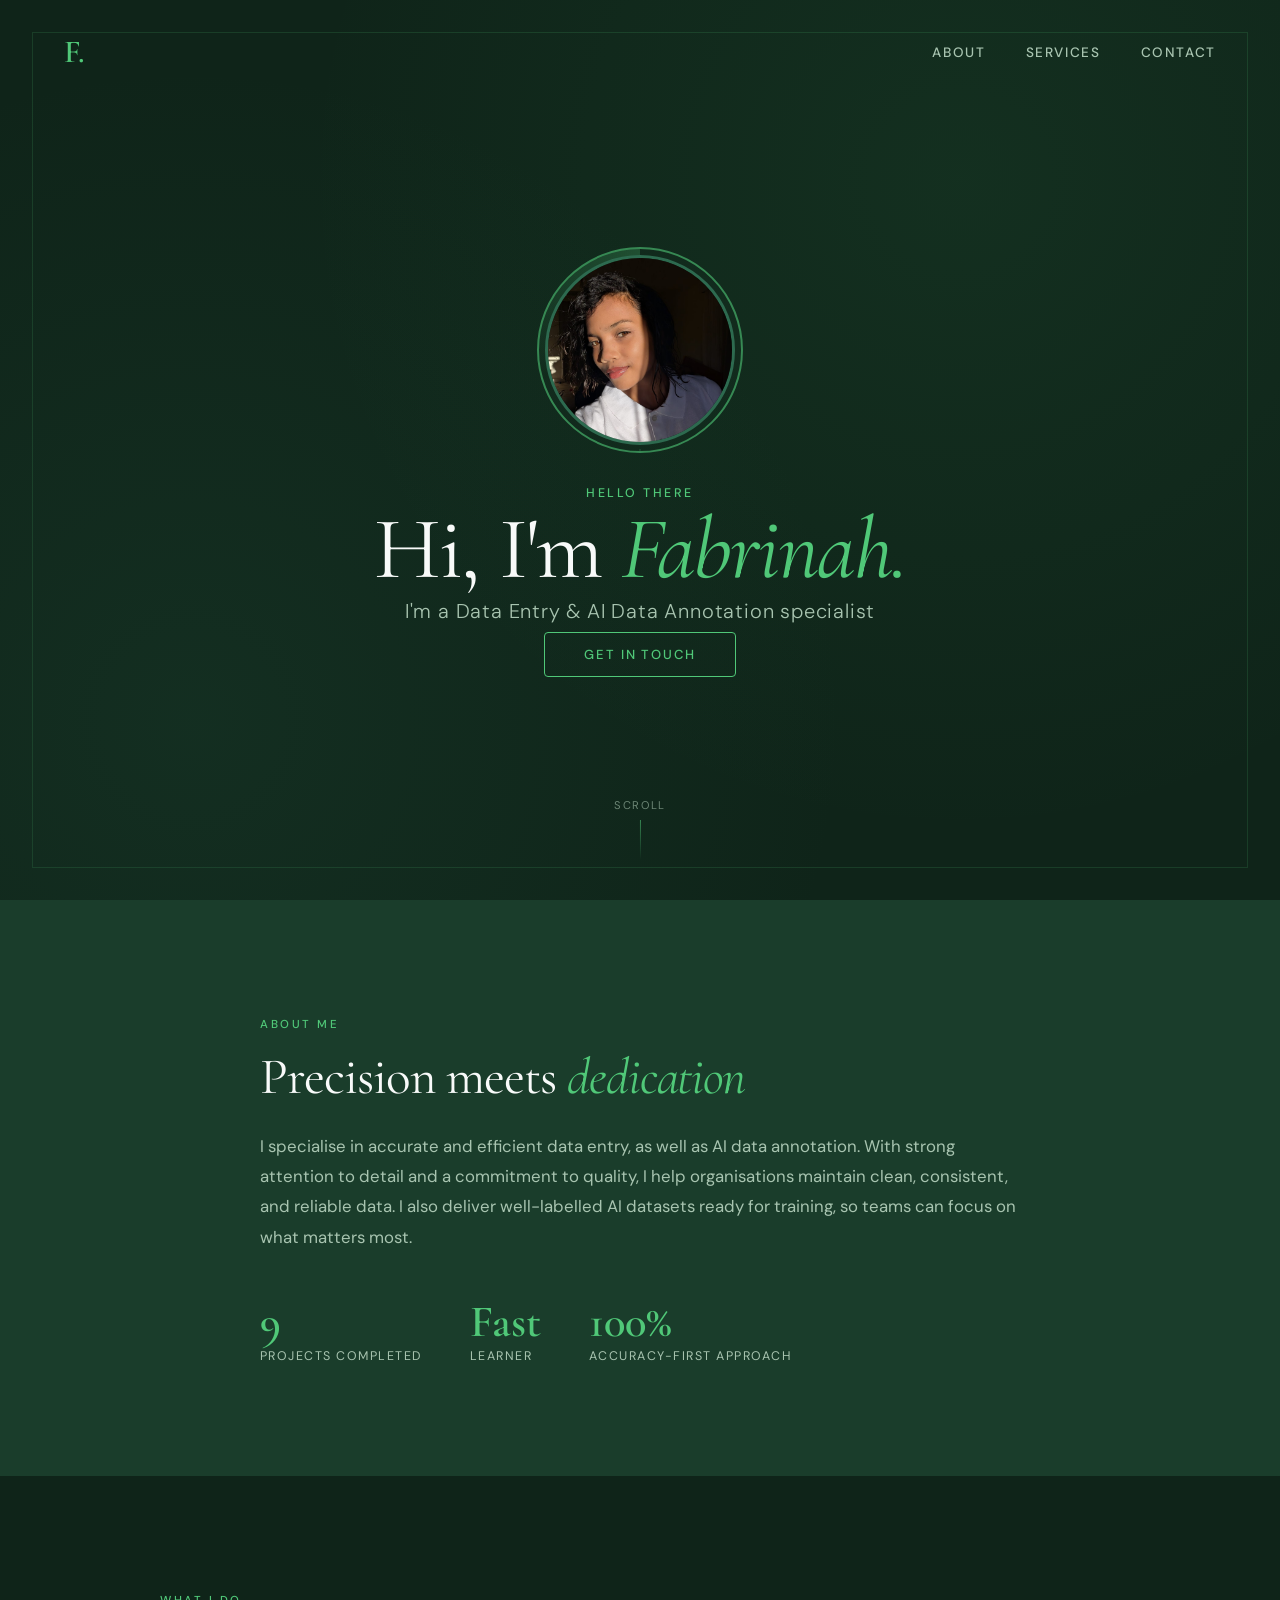
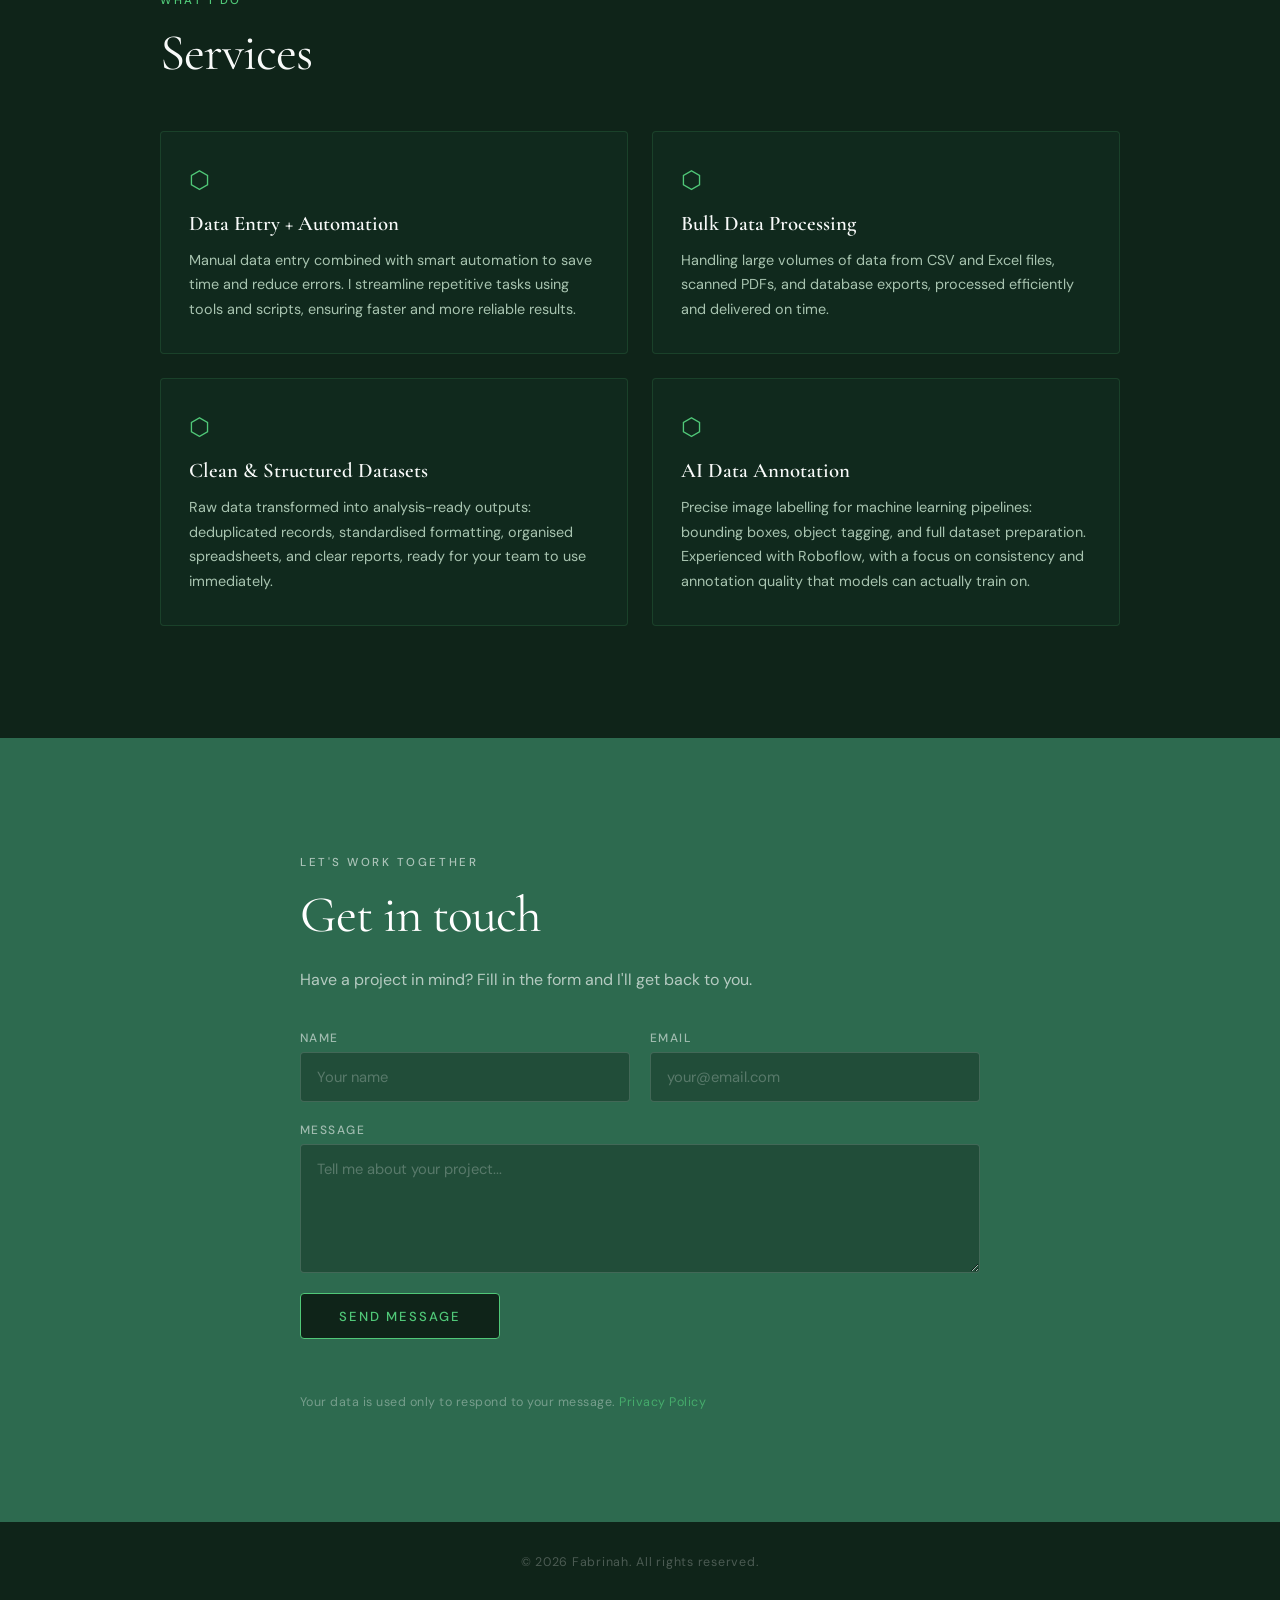
<file: index.html>
<!DOCTYPE html>
<html lang="en">
<head>
  <meta charset="UTF-8" />
  <meta name="viewport" content="width=device-width, initial-scale=1.0" />
  <title>Fabrinah | Data Entry &amp; AI Data Annotation Specialist</title>

  <!-- SEO -->
  <meta name="description" content="Freelance Data Entry &amp; AI Data Annotation Specialist. Accurate data entry, bulk data processing, clean datasets, and image annotation for machine learning. Available worldwide, remote." />
  <meta name="keywords" content="data entry specialist, AI data annotation, image labeling, bounding boxes, Roboflow, bulk data processing, dataset preparation, machine learning data, remote freelance" />
  <meta name="author" content="Fabrinah" />
  <meta name="robots" content="index, follow" />
  <link rel="canonical" href="https://fabrinah.github.io/" />

  <!-- Open Graph (LinkedIn, Facebook, WhatsApp…) -->
  <meta property="og:type" content="website" />
  <meta property="og:url" content="https://fabrinah.github.io/" />
  <meta property="og:title" content="Fabrinah | Data Entry &amp; AI Data Annotation Specialist" />
  <meta property="og:description" content="Freelance Data Entry &amp; AI Data Annotation Specialist available worldwide. Clean datasets, bulk processing, image labelling and annotation for ML pipelines." />
  <meta property="og:image" content="https://fabrinah.github.io/profile.jpg" />
  <meta property="og:locale" content="en_US" />

  <!-- Twitter / X card -->
  <meta name="twitter:card" content="summary_large_image" />
  <meta name="twitter:title" content="Fabrinah | Data Entry &amp; AI Data Annotation Specialist" />
  <meta name="twitter:description" content="Freelance Data Entry &amp; AI Data Annotation Specialist available worldwide. Clean datasets, bulk processing, image labelling and annotation for ML pipelines." />
  <meta name="twitter:image" content="https://fabrinah.github.io/profile.jpg" />

  <!-- Structured data -->
  <script type="application/ld+json">
  {
    "@context": "https://schema.org",
    "@graph": [
      {
        "@type": "Person",
        "name": "Fabrinah",
        "url": "https://fabrinah.github.io/",
        "image": "https://fabrinah.github.io/profile.jpg",
        "jobTitle": "Data Entry & AI Data Annotation Specialist",
        "description": "Freelance specialist in data entry, bulk data processing, and AI image annotation for machine learning datasets.",
        "knowsAbout": ["Data Entry", "AI Data Annotation", "Image Labeling", "Bounding Boxes", "Roboflow", "Dataset Preparation", "Bulk Data Processing", "Python Automation"]
      },
      {
        "@type": "ProfessionalService",
        "name": "Fabrinah | Data Entry & AI Annotation",
        "url": "https://fabrinah.github.io/",
        "image": "https://fabrinah.github.io/profile.jpg",
        "description": "Freelance data entry and AI data annotation services available worldwide. Specialising in clean datasets, bulk processing, and image labelling for machine learning.",
        "areaServed": "Worldwide",
        "availableLanguage": "English",
        "hasOfferCatalog": {
          "@type": "OfferCatalog",
          "name": "Services",
          "itemListElement": [
            { "@type": "Offer", "itemOffered": { "@type": "Service", "name": "Data Entry + Automation" } },
            { "@type": "Offer", "itemOffered": { "@type": "Service", "name": "Bulk Data Processing" } },
            { "@type": "Offer", "itemOffered": { "@type": "Service", "name": "Clean & Structured Datasets" } },
            { "@type": "Offer", "itemOffered": { "@type": "Service", "name": "AI Data Annotation" } }
          ]
        }
      }
    ]
  }
  </script>

  <link rel="stylesheet" href="style.css" />
  <link rel="preconnect" href="https://fonts.googleapis.com" />
  <link rel="preconnect" href="https://fonts.gstatic.com" crossorigin />
  <link href="https://fonts.googleapis.com/css2?family=Cormorant+Garamond:ital,wght@0,400;0,600;1,400&family=DM+Sans:wght@300;400;500&display=swap" rel="stylesheet" />
</head>
<body>

  <!-- HERO SECTION -->
  <section class="hero" id="home">
    <div class="hero__bg-pattern"></div>

    <nav class="nav">
      <span class="nav__logo">F.</span>
      <ul class="nav__links">
        <li><a href="#about">About</a></li>
        <li><a href="#services">Services</a></li>
        <li><a href="#contact">Contact</a></li>
      </ul>
    </nav>

    <div class="hero__content">
      <div class="hero__photo-wrapper">
        <div class="hero__photo-ring"></div>
        <img
          src="profile.jpg"
          alt="Fabrinah profile photo"
          class="hero__photo"
        />
      </div>

      <div class="hero__text">
        <p class="hero__greeting">Hello there</p>
        <h1 class="hero__name">Hi, I'm <em>Fabrinah.</em></h1>
        <p class="hero__title">I'm a Data Entry &amp; AI Data Annotation specialist</p>
        <a href="#contact" class="hero__cta">Get in touch</a>
      </div>
    </div>

    <div class="hero__scroll-hint" aria-hidden="true">
      <span>Scroll</span>
      <div class="hero__scroll-line"></div>
    </div>
  </section>

  <!-- ABOUT -->
  <section class="about" id="about">
    <div class="about__inner">
      <span class="section-label">About me</span>
      <h2 class="section-title">Precision meets <em>dedication</em></h2>
      <p class="about__body">
        I specialise in accurate and efficient data entry, as well as AI data annotation. With strong attention to detail and a commitment to quality, I help organisations maintain clean, consistent, and reliable data. I also deliver well-labelled AI datasets ready for training, so teams can focus on what matters most.
      </p>
      <ul class="about__stats">
        <li><strong>9</strong><span>Projects completed</span></li>
        <li><strong>Fast</strong><span>Learner</span></li>
        <li><strong>100%</strong><span>Accuracy-first approach</span></li>
      </ul>
    </div>
  </section>

  <!-- SERVICES -->
  <section class="services" id="services">
    <div class="services__inner">
      <span class="section-label">What I do</span>
      <h2 class="section-title">Services</h2>
      <div class="services__grid">
        <div class="service-card">
          <div class="service-card__icon">⬡</div>
          <h3>Data Entry + Automation</h3>
          <p>Manual data entry combined with smart automation to save time and reduce errors. I streamline repetitive tasks using tools and scripts, ensuring faster and more reliable results.</p>
        </div>
        <div class="service-card">
          <div class="service-card__icon">⬡</div>
          <h3>Bulk Data Processing</h3>
          <p>Handling large volumes of data from CSV and Excel files, scanned PDFs, and database exports, processed efficiently and delivered on time.</p>
          <p></p>
        </div>
        <div class="service-card">
          <div class="service-card__icon">⬡</div>
          <h3>Clean &amp; Structured Datasets</h3>
          <p>Raw data transformed into analysis-ready outputs: deduplicated records, standardised formatting, organised spreadsheets, and clear reports, ready for your team to use immediately.</p>
        </div>
        <div class="service-card">
          <div class="service-card__icon">⬡</div>
          <h3>AI Data Annotation</h3>
          <p>Precise image labelling for machine learning pipelines: bounding boxes, object tagging, and full dataset preparation. Experienced with Roboflow, with a focus on consistency and annotation quality that models can actually train on.</p>
        </div>
      </div>
    </div>
  </section>

  <!-- CONTACT -->
  <section class="contact" id="contact">
    <div class="contact__inner">
      <span class="section-label">Let's work together</span>
      <h2 class="section-title">Get in touch</h2>
      <p class="contact__sub">Have a project in mind? Fill in the form and I'll get back to you.</p>

      <form class="contact__form" id="contactForm">
        <input type="hidden" name="access_key" value="e62c92bd-7006-4b48-b068-6fa843dc299d">
        <input type="hidden" name="subject" value="New message from your portfolio" />
        <input type="checkbox" name="botcheck" style="display:none;" />

        <div class="contact__row">
          <div class="contact__field">
            <label for="name">Name</label>
            <input type="text" id="name" name="name" placeholder="Your name" required />
          </div>
          <div class="contact__field">
            <label for="email">Email</label>
            <input type="email" id="email" name="email" placeholder="your@email.com" required />
          </div>
        </div>

        <div class="contact__field">
          <label for="message">Message</label>
          <textarea id="message" name="message" rows="5" placeholder="Tell me about your project..." required></textarea>
        </div>

        <button type="submit" class="contact__submit" id="submitBtn">
          <span id="submitText">Send message</span>
        </button>

        <p class="contact__feedback" id="formFeedback"></p>

        <p class="contact__privacy-note">
          Your data is used only to respond to your message.
          <a href="privacy.html">Privacy Policy</a>
        </p>
      </form>
    </div>
  </section>

  <!-- FOOTER -->
  <footer class="footer">
    <p>&copy; 2026 Fabrinah. All rights reserved.</p>
  </footer>

  <script>
    const form = document.getElementById('contactForm');
    const feedback = document.getElementById('formFeedback');
    const submitBtn = document.getElementById('submitBtn');
    const submitText = document.getElementById('submitText');

    form.addEventListener('submit', async function (e) {
      e.preventDefault();
      submitBtn.disabled = true;
      submitText.textContent = 'Sending...';
      feedback.textContent = '';
      feedback.className = 'contact__feedback';

      const data = Object.fromEntries(new FormData(form));

      try {
        const res = await fetch('https://api.web3forms.com/submit', {
          method: 'POST',
          headers: { 'Content-Type': 'application/json' },
          body: JSON.stringify(data)
        });
        const json = await res.json();

        if (json.success) {
          feedback.textContent = 'Message sent! I\'ll get back to you soon.';
          feedback.classList.add('contact__feedback--success');
          form.reset();
        } else {
          throw new Error();
        }
      } catch {
        feedback.textContent = 'Something went wrong. Please try again.';
        feedback.classList.add('contact__feedback--error');
      } finally {
        submitBtn.disabled = false;
        submitText.textContent = 'Send message';
      }
    });
  </script>
</body>
</html>
</file>
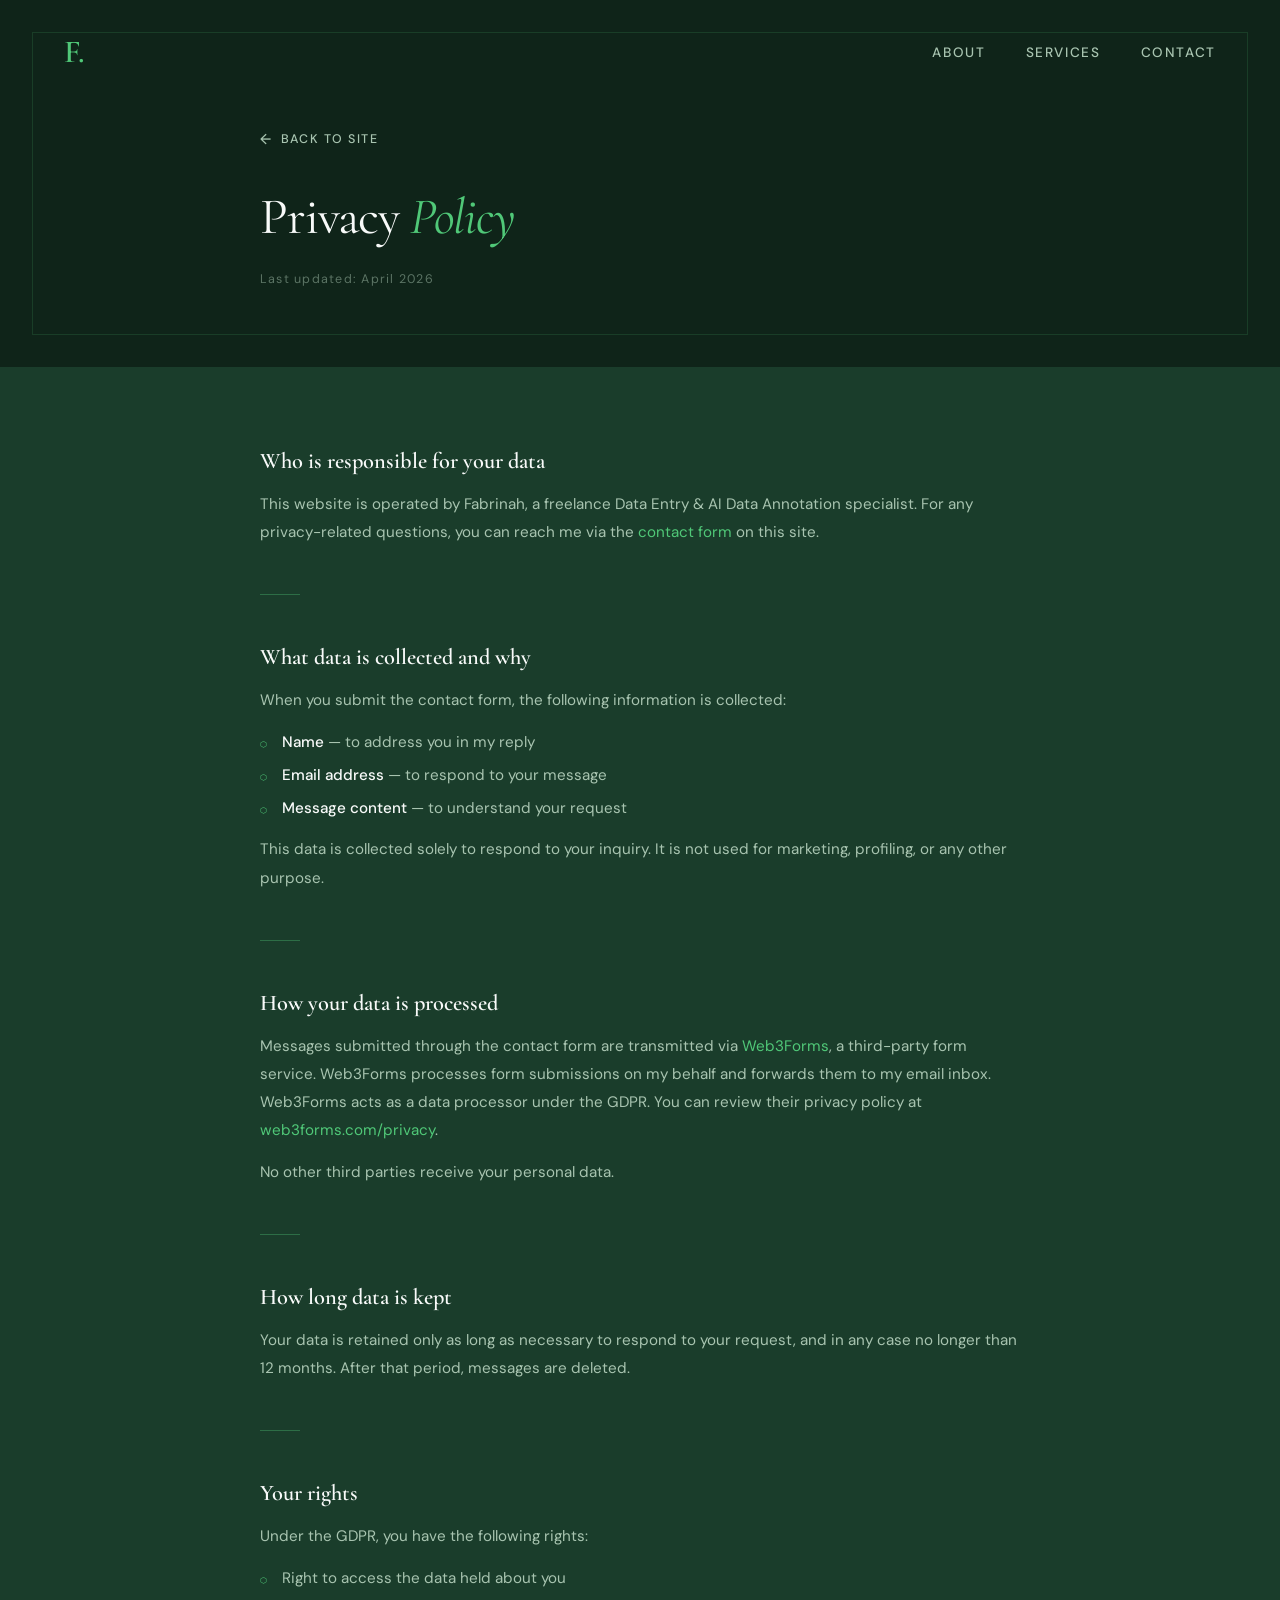
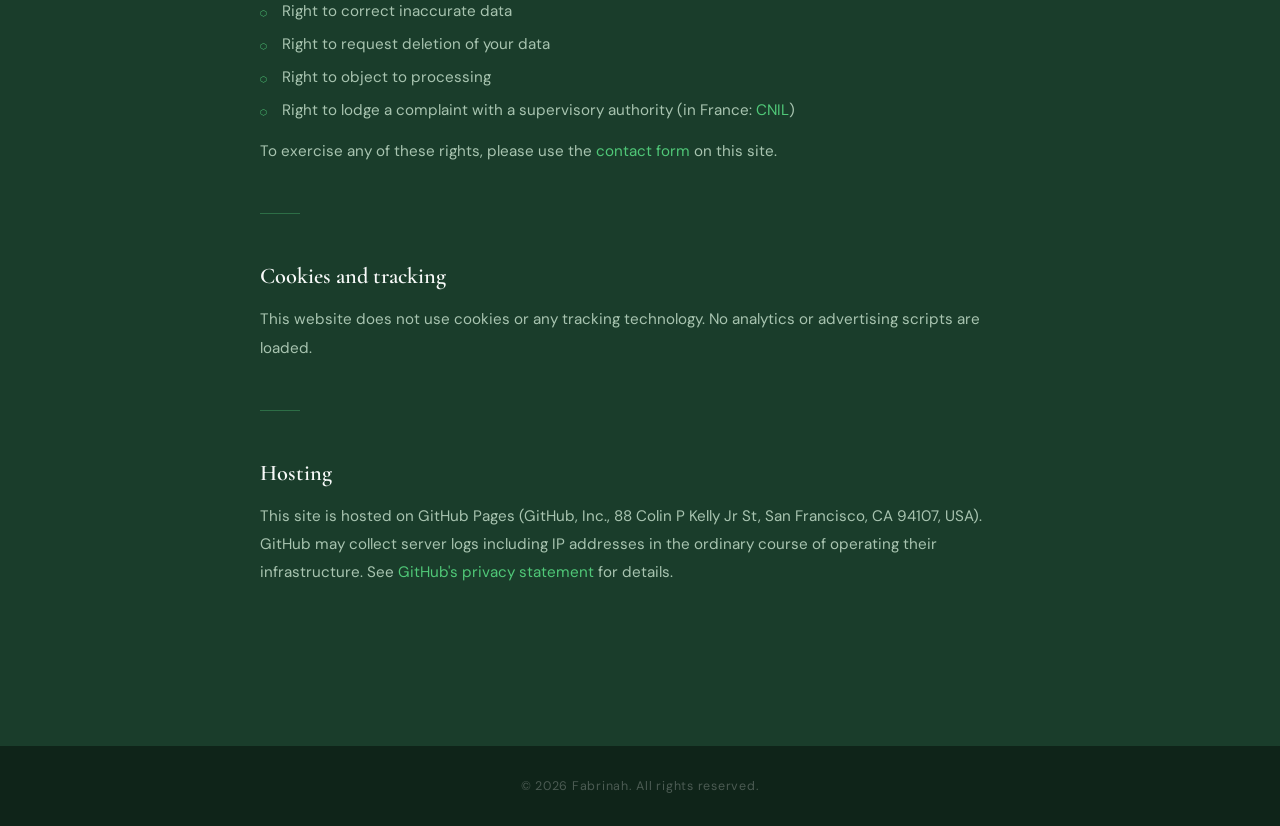
<file: privacy.html>
<!DOCTYPE html>
<html lang="en">
<head>
  <meta charset="UTF-8" />
  <meta name="viewport" content="width=device-width, initial-scale=1.0" />
  <title>Privacy Policy – Fabrinah</title>
  <meta name="robots" content="noindex, follow" />

  <link rel="stylesheet" href="style.css" />
  <link rel="preconnect" href="https://fonts.googleapis.com" />
  <link rel="preconnect" href="https://fonts.gstatic.com" crossorigin />
  <link href="https://fonts.googleapis.com/css2?family=Cormorant+Garamond:ital,wght@0,400;0,600;1,400&family=DM+Sans:wght@300;400;500&display=swap" rel="stylesheet" />
</head>
<body>

  <!-- HERO -->
  <section class="policy-hero">
    <nav class="nav" aria-label="Main navigation">
      <span class="nav__logo">F.</span>
      <ul class="nav__links">
        <li><a href="/#about">About</a></li>
        <li><a href="/#services">Services</a></li>
        <li><a href="/#contact">Contact</a></li>
      </ul>
    </nav>

    <div class="policy-hero__inner">
      <a href="/" class="policy-hero__back">Back to site</a>
      <h1 class="section-title">Privacy <em>Policy</em></h1>
      <p class="policy-meta">Last updated: April 2026</p>
    </div>
  </section>

  <!-- CONTENT -->
  <div class="policy-body">
    <div class="policy-body__inner">

      <div class="policy-section">
        <h2>Who is responsible for your data</h2>
        <p>This website is operated by Fabrinah, a freelance Data Entry &amp; AI Data Annotation specialist. For any privacy-related questions, you can reach me via the <a href="/#contact">contact form</a> on this site.</p>
      </div>

      <div class="policy-divider"></div>

      <div class="policy-section">
        <h2>What data is collected and why</h2>
        <p>When you submit the contact form, the following information is collected:</p>
        <ul>
          <li><strong>Name</strong> — to address you in my reply</li>
          <li><strong>Email address</strong> — to respond to your message</li>
          <li><strong>Message content</strong> — to understand your request</li>
        </ul>
        <p>This data is collected solely to respond to your inquiry. It is not used for marketing, profiling, or any other purpose.</p>
      </div>

      <div class="policy-divider"></div>

      <div class="policy-section">
        <h2>How your data is processed</h2>
        <p>Messages submitted through the contact form are transmitted via <a href="https://web3forms.com" target="_blank" rel="noopener">Web3Forms</a>, a third-party form service. Web3Forms processes form submissions on my behalf and forwards them to my email inbox. Web3Forms acts as a data processor under the GDPR. You can review their privacy policy at <a href="https://web3forms.com/privacy" target="_blank" rel="noopener">web3forms.com/privacy</a>.</p>
        <p>No other third parties receive your personal data.</p>
      </div>

      <div class="policy-divider"></div>

      <div class="policy-section">
        <h2>How long data is kept</h2>
        <p>Your data is retained only as long as necessary to respond to your request, and in any case no longer than 12 months. After that period, messages are deleted.</p>
      </div>

      <div class="policy-divider"></div>

      <div class="policy-section">
        <h2>Your rights</h2>
        <p>Under the GDPR, you have the following rights:</p>
        <ul>
          <li>Right to access the data held about you</li>
          <li>Right to correct inaccurate data</li>
          <li>Right to request deletion of your data</li>
          <li>Right to object to processing</li>
          <li>Right to lodge a complaint with a supervisory authority (in France: <a href="https://www.cnil.fr" target="_blank" rel="noopener">CNIL</a>)</li>
        </ul>
        <p>To exercise any of these rights, please use the <a href="/#contact">contact form</a> on this site.</p>
      </div>

      <div class="policy-divider"></div>

      <div class="policy-section">
        <h2>Cookies and tracking</h2>
        <p>This website does not use cookies or any tracking technology. No analytics or advertising scripts are loaded.</p>
      </div>

      <div class="policy-divider"></div>

      <div class="policy-section">
        <h2>Hosting</h2>
        <p>This site is hosted on GitHub Pages (GitHub, Inc., 88 Colin P Kelly Jr St, San Francisco, CA 94107, USA). GitHub may collect server logs including IP addresses in the ordinary course of operating their infrastructure. See <a href="https://docs.github.com/en/site-policy/privacy-policies/github-general-privacy-statement" target="_blank" rel="noopener">GitHub's privacy statement</a> for details.</p>
      </div>

    </div>
  </div>

  <!-- FOOTER -->
  <footer class="footer">
    <p>&copy; 2026 Fabrinah. All rights reserved.</p>
  </footer>

</body>
</html>
</file>
<file: style.css>
/* ─────────────────────────────────────────────
   VARIABLES & RESET
───────────────────────────────────────────── */
:root {
  --emerald:       #50c878;
  --emerald-mid:   #2d6a4f;
  --emerald-deep:  #1a3d2b;
  --emerald-dark:  #0f2419;
  --white:         #f8faf9;
  --white-pure:    #ffffff;
  --text-muted:    #a8c4b0;

  --font-display: 'Cormorant Garamond', Georgia, serif;
  --font-body:    'DM Sans', sans-serif;

  --radius: 4px;
  --transition: 0.3s ease;
}

*, *::before, *::after {
  box-sizing: border-box;
  margin: 0;
  padding: 0;
}

html {
  scroll-behavior: smooth;
}

body {
  font-family: var(--font-body);
  background-color: var(--emerald-dark);
  color: var(--white);
  -webkit-font-smoothing: antialiased;
}

em {
  font-style: italic;
  color: var(--emerald);
}

/* ─────────────────────────────────────────────
   NAV
───────────────────────────────────────────── */
.nav {
  position: absolute;
  top: 0;
  left: 0;
  right: 0;
  z-index: 10;
  display: flex;
  align-items: center;
  justify-content: space-between;
  padding: 2rem 4rem;
}

.nav__logo {
  font-family: var(--font-display);
  font-size: 2rem;
  font-weight: 600;
  color: var(--emerald);
  letter-spacing: -0.02em;
}

.nav__links {
  list-style: none;
  display: flex;
  gap: 2.5rem;
}

.nav__links a {
  text-decoration: none;
  font-size: 0.85rem;
  font-weight: 500;
  letter-spacing: 0.12em;
  text-transform: uppercase;
  color: var(--text-muted);
  transition: color var(--transition);
}

.nav__links a:hover {
  color: var(--white);
}

/* ─────────────────────────────────────────────
   HERO
───────────────────────────────────────────── */
.hero {
  position: relative;
  min-height: 100vh;
  display: flex;
  align-items: center;
  justify-content: center;
  background-color: var(--emerald-dark);
  overflow: hidden;
}

/* Subtle geometric background */
.hero__bg-pattern {
  position: absolute;
  inset: 0;
  background-image:
    radial-gradient(circle at 75% 20%, rgba(80, 200, 120, 0.07) 0%, transparent 55%),
    radial-gradient(circle at 15% 80%, rgba(45, 106, 79, 0.15) 0%, transparent 50%);
  pointer-events: none;
}

/* Corner lines */
.hero::before,
.hero::after {
  content: '';
  position: absolute;
  border: 1px solid rgba(80, 200, 120, 0.15);
  pointer-events: none;
}

.hero::before {
  top: 2rem;
  left: 2rem;
  right: 2rem;
  bottom: 2rem;
}

.hero__content {
  position: relative;
  z-index: 1;
  display: flex;
  flex-direction: column;
  align-items: center;
  gap: 2.5rem;
  text-align: center;
  padding: 6rem 2rem 4rem;
  animation: fadeUp 0.9s ease both;
}

/* Photo */
.hero__photo-wrapper {
  position: relative;
  width: 190px;
  height: 190px;
  flex-shrink: 0;
}

.hero__photo-ring {
  position: absolute;
  inset: -8px;
  border-radius: 50%;
  border: 2px solid var(--emerald);
  opacity: 0.6;
  animation: rotateRing 12s linear infinite;
  background: conic-gradient(
    from 0deg,
    transparent 70%,
    rgba(80, 200, 120, 0.4) 100%
  );
}

.hero__photo {
  width: 190px;
  height: 190px;
  border-radius: 50%;
  object-fit: cover;
  display: block;
  border: 3px solid var(--emerald-mid);
  position: relative;
  z-index: 1;
}

/* Text */
.hero__greeting {
  font-size: 0.78rem;
  font-weight: 500;
  letter-spacing: 0.2em;
  text-transform: uppercase;
  color: var(--emerald);
  margin-bottom: 0rem;
}

.hero__name {
  font-family: var(--font-display);
  font-size: clamp(2.8rem, 7vw, 5.5rem);
  font-weight: 400;
  line-height: 1.1;
  color: var(--white);
  letter-spacing: -0.02em;
}

.hero__title {
  font-size: clamp(1rem, 2.5vw, 1.25rem);
  font-weight: 300;
  color: var(--text-muted);
  letter-spacing: 0.04em;
}

.hero__cta {
  margin-top: 0.5rem;
  display: inline-block;
  padding: 0.8rem 2.4rem;
  border: 1px solid var(--emerald);
  color: var(--emerald);
  text-decoration: none;
  font-size: 0.82rem;
  font-weight: 500;
  letter-spacing: 0.15em;
  text-transform: uppercase;
  border-radius: var(--radius);
  transition: background var(--transition), color var(--transition);
}

.hero__cta:hover {
  background: var(--emerald);
  color: var(--emerald-dark);
}

/* Scroll hint */
.hero__scroll-hint {
  position: absolute;
  bottom: 2.5rem;
  left: 50%;
  transform: translateX(-50%);
  display: flex;
  flex-direction: column;
  align-items: center;
  gap: 0.5rem;
  color: var(--text-muted);
  font-size: 0.7rem;
  letter-spacing: 0.15em;
  text-transform: uppercase;
  opacity: 0.6;
}

.hero__scroll-line {
  width: 1px;
  height: 40px;
  background: linear-gradient(to bottom, var(--emerald), transparent);
  animation: scrollPulse 2s ease-in-out infinite;
}

/* ─────────────────────────────────────────────
   SHARED SECTION STYLES
───────────────────────────────────────────── */
.section-label {
  display: inline-block;
  font-size: 0.72rem;
  font-weight: 500;
  letter-spacing: 0.22em;
  text-transform: uppercase;
  color: var(--emerald);
  margin-bottom: 1rem;
}

.section-title {
  font-family: var(--font-display);
  font-size: clamp(2rem, 4vw, 3.2rem);
  font-weight: 400;
  line-height: 1.15;
  color: var(--white);
  letter-spacing: -0.02em;
  margin-bottom: 1.5rem;
}

/* ─────────────────────────────────────────────
   ABOUT
───────────────────────────────────────────── */
.about {
  background-color: var(--emerald-deep);
  padding: 7rem 2rem;
}

.about__inner {
  max-width: 760px;
  margin: 0 auto;
}

.about__body {
  font-size: 1.05rem;
  line-height: 1.8;
  color: var(--text-muted);
  margin-bottom: 3rem;
}

.about__stats {
  list-style: none;
  display: flex;
  gap: 3rem;
  flex-wrap: wrap;
}

.about__stats li {
  display: flex;
  flex-direction: column;
  gap: 0.2rem;
}

.about__stats strong {
  font-family: var(--font-display);
  font-size: 2.8rem;
  font-weight: 600;
  color: var(--emerald);
  line-height: 1;
}

.about__stats span {
  font-size: 0.78rem;
  letter-spacing: 0.12em;
  text-transform: uppercase;
  color: var(--text-muted);
}

/* ─────────────────────────────────────────────
   SERVICES
───────────────────────────────────────────── */
.services {
  background-color: var(--emerald-dark);
  padding: 7rem 2rem;
}

.services__inner {
  max-width: 960px;
  margin: 0 auto;
}

.services__grid {
  display: grid;
  grid-template-columns: repeat(2, 1fr);
  gap: 1.5rem;
  margin-top: 3rem;
}

.service-card {
  padding: 2rem 1.75rem;
  border: 1px solid rgba(80, 200, 120, 0.15);
  border-radius: var(--radius);
  background: rgba(45, 106, 79, 0.08);
  transition: border-color var(--transition), background var(--transition);
}

.service-card:hover {
  border-color: rgba(80, 200, 120, 0.45);
  background: rgba(45, 106, 79, 0.18);
}

.service-card__icon {
  font-size: 1.5rem;
  color: var(--emerald);
  margin-bottom: 1rem;
  display: block;
}

.service-card h3 {
  font-family: var(--font-display);
  font-size: 1.3rem;
  font-weight: 600;
  color: var(--white);
  margin-bottom: 0.75rem;
}

.service-card p {
  font-size: 0.9rem;
  line-height: 1.7;
  color: var(--text-muted);
}

/* ─────────────────────────────────────────────
   CONTACT
───────────────────────────────────────────── */
.contact {
  background-color: var(--emerald-mid);
  padding: 7rem 2rem;
}

.contact__inner {
  max-width: 680px;
  margin: 0 auto;
}

.contact .section-label {
  color: rgba(255, 255, 255, 0.6);
}

.contact .section-title {
  color: var(--white-pure);
}

.contact__sub {
  color: rgba(255, 255, 255, 0.65);
  font-size: 1rem;
  margin-bottom: 2.5rem;
}

/* Form layout */
.contact__form {
  display: flex;
  flex-direction: column;
  gap: 1.25rem;
}

.contact__row {
  display: grid;
  grid-template-columns: 1fr 1fr;
  gap: 1.25rem;
}

.contact__field {
  display: flex;
  flex-direction: column;
  gap: 0.4rem;
}

.contact__field label {
  font-size: 0.75rem;
  font-weight: 500;
  letter-spacing: 0.12em;
  text-transform: uppercase;
  color: rgba(255, 255, 255, 0.55);
}

.contact__field input,
.contact__field textarea {
  background: rgba(15, 36, 25, 0.4);
  border: 1px solid rgba(255, 255, 255, 0.15);
  border-radius: var(--radius);
  padding: 0.85rem 1rem;
  color: var(--white-pure);
  font-family: var(--font-body);
  font-size: 0.92rem;
  outline: none;
  transition: border-color var(--transition);
  resize: vertical;
}

.contact__field input::placeholder,
.contact__field textarea::placeholder {
  color: rgba(255, 255, 255, 0.25);
}

.contact__field input:focus,
.contact__field textarea:focus {
  border-color: var(--emerald);
}

.contact__submit {
  align-self: flex-start;
  padding: 0.85rem 2.4rem;
  background: var(--emerald-dark);
  border: 1px solid var(--emerald);
  color: var(--emerald);
  font-family: var(--font-body);
  font-size: 0.82rem;
  font-weight: 500;
  letter-spacing: 0.15em;
  text-transform: uppercase;
  border-radius: var(--radius);
  cursor: pointer;
  transition: background var(--transition), color var(--transition);
}

.contact__submit:hover:not(:disabled) {
  background: var(--emerald);
  color: var(--emerald-dark);
}

.contact__submit:disabled {
  opacity: 0.5;
  cursor: not-allowed;
}

.contact__feedback {
  font-size: 0.88rem;
  min-height: 1.2rem;
}

.contact__feedback--success {
  color: var(--emerald);
}

.contact__feedback--error {
  color: #f87171;
}

/* ─────────────────────────────────────────────
   FOOTER
───────────────────────────────────────────── */
.footer {
  background-color: var(--emerald-dark);
  text-align: center;
  padding: 2rem;
  font-size: 0.78rem;
  color: rgba(255, 255, 255, 0.25);
  letter-spacing: 0.06em;
}

/* ─────────────────────────────────────────────
   ANIMATIONS
───────────────────────────────────────────── */
@keyframes fadeUp {
  from { opacity: 0; transform: translateY(28px); }
  to   { opacity: 1; transform: translateY(0); }
}

@keyframes rotateRing {
  from { transform: rotate(0deg); }
  to   { transform: rotate(360deg); }
}

@keyframes scrollPulse {
  0%, 100% { opacity: 0.4; transform: scaleY(1); }
  50%       { opacity: 1;   transform: scaleY(1.15); }
}

/* ─────────────────────────────────────────────
   RESPONSIVE
───────────────────────────────────────────── */
@media (max-width: 768px) {
  .nav {
    padding: 1.5rem 1.5rem;
  }

  .nav__links {
    gap: 1.5rem;
  }

  .hero::before {
    top: 1rem;
    left: 1rem;
    right: 1rem;
    bottom: 1rem;
  }

  .about__stats {
    gap: 2rem;
  }
}

@media (max-width: 480px) {
  .nav__links {
    display: none;
  }

  .hero__content {
    gap: 2rem;
    padding: 5rem 1.5rem 3rem;
  }

  .hero__photo-wrapper {
    width: 150px;
    height: 150px;
  }

  .hero__photo {
    width: 150px;
    height: 150px;
  }

  .about,
  .services,
  .contact {
    padding: 5rem 1.5rem;
  }

  .services__grid {
    grid-template-columns: 1fr;
  }

  .contact__row {
    grid-template-columns: 1fr;
  }

  .about__stats {
    gap: 1.5rem;
  }
}

/* ─────────────────────────────────────────────
   PRIVACY PAGE
───────────────────────────────────────────── */

.policy-hero {
  background-color: var(--emerald-dark);
  padding: 0 2rem 5rem;
  position: relative;
}

.policy-hero::before {
  content: '';
  position: absolute;
  top: 2rem;
  left: 2rem;
  right: 2rem;
  bottom: 2rem;
  border: 1px solid rgba(80, 200, 120, 0.15);
  pointer-events: none;
}

.policy-hero__inner {
  max-width: 760px;
  margin: 0 auto;
  position: relative;
  z-index: 1;
  padding-top: 8rem;
}

.policy-hero__back {
  display: inline-flex;
  align-items: center;
  gap: 0.5rem;
  font-size: 0.78rem;
  font-weight: 500;
  letter-spacing: 0.12em;
  text-transform: uppercase;
  color: var(--text-muted);
  text-decoration: none;
  margin-bottom: 2.5rem;
  transition: color var(--transition);
}

.policy-hero__back::before {
  content: '←';
  font-size: 0.9rem;
}

.policy-hero__back:hover {
  color: var(--emerald);
}

.policy-meta {
  font-size: 0.78rem;
  letter-spacing: 0.1em;
  color: rgba(168, 196, 176, 0.5);
  margin-bottom: 0;
}

/* Body */
.policy-body {
  background-color: var(--emerald-deep);
  padding: 5rem 2rem 7rem;
}

.policy-body__inner {
  max-width: 760px;
  margin: 0 auto;
}

.policy-section {
  margin-bottom: 3rem;
}

.policy-section h2 {
  font-family: var(--font-display);
  font-size: 1.4rem;
  font-weight: 600;
  color: var(--white);
  margin-bottom: 1rem;
}

.policy-section p {
  font-size: 0.95rem;
  line-height: 1.85;
  color: var(--text-muted);
  margin-bottom: 0.85rem;
}

.policy-section strong {
  color: var(--white);
  font-weight: 500;
}

.policy-section ul {
  list-style: none;
  padding: 0;
  margin-bottom: 0.85rem;
}

.policy-section ul li {
  font-size: 0.95rem;
  line-height: 1.85;
  color: var(--text-muted);
  padding-left: 1.4rem;
  position: relative;
  margin-bottom: 0.3rem;
}

.policy-section ul li::before {
  content: '⬡';
  position: absolute;
  left: 0;
  font-size: 0.5rem;
  color: var(--emerald);
  top: 0.6rem;
}

.policy-section a {
  color: var(--emerald);
  text-decoration: none;
  transition: opacity var(--transition);
}

.policy-section a:hover {
  opacity: 0.75;
}

.policy-divider {
  width: 40px;
  height: 1px;
  background: rgba(80, 200, 120, 0.35);
  margin: 3rem 0;
}

/* Contact form privacy note */
.contact__privacy-note {
  font-size: 0.78rem;
  color: rgba(255, 255, 255, 0.35);
  letter-spacing: 0.04em;
  margin-top: -0.25rem;
}

.contact__privacy-note a {
  color: rgba(80, 200, 120, 0.7);
  text-decoration: none;
  transition: color var(--transition);
}

.contact__privacy-note a:hover {
  color: var(--emerald);
}

/* Responsive */
@media (max-width: 768px) {
  .policy-hero {
    padding-bottom: 4rem;
  }
}
</file>
